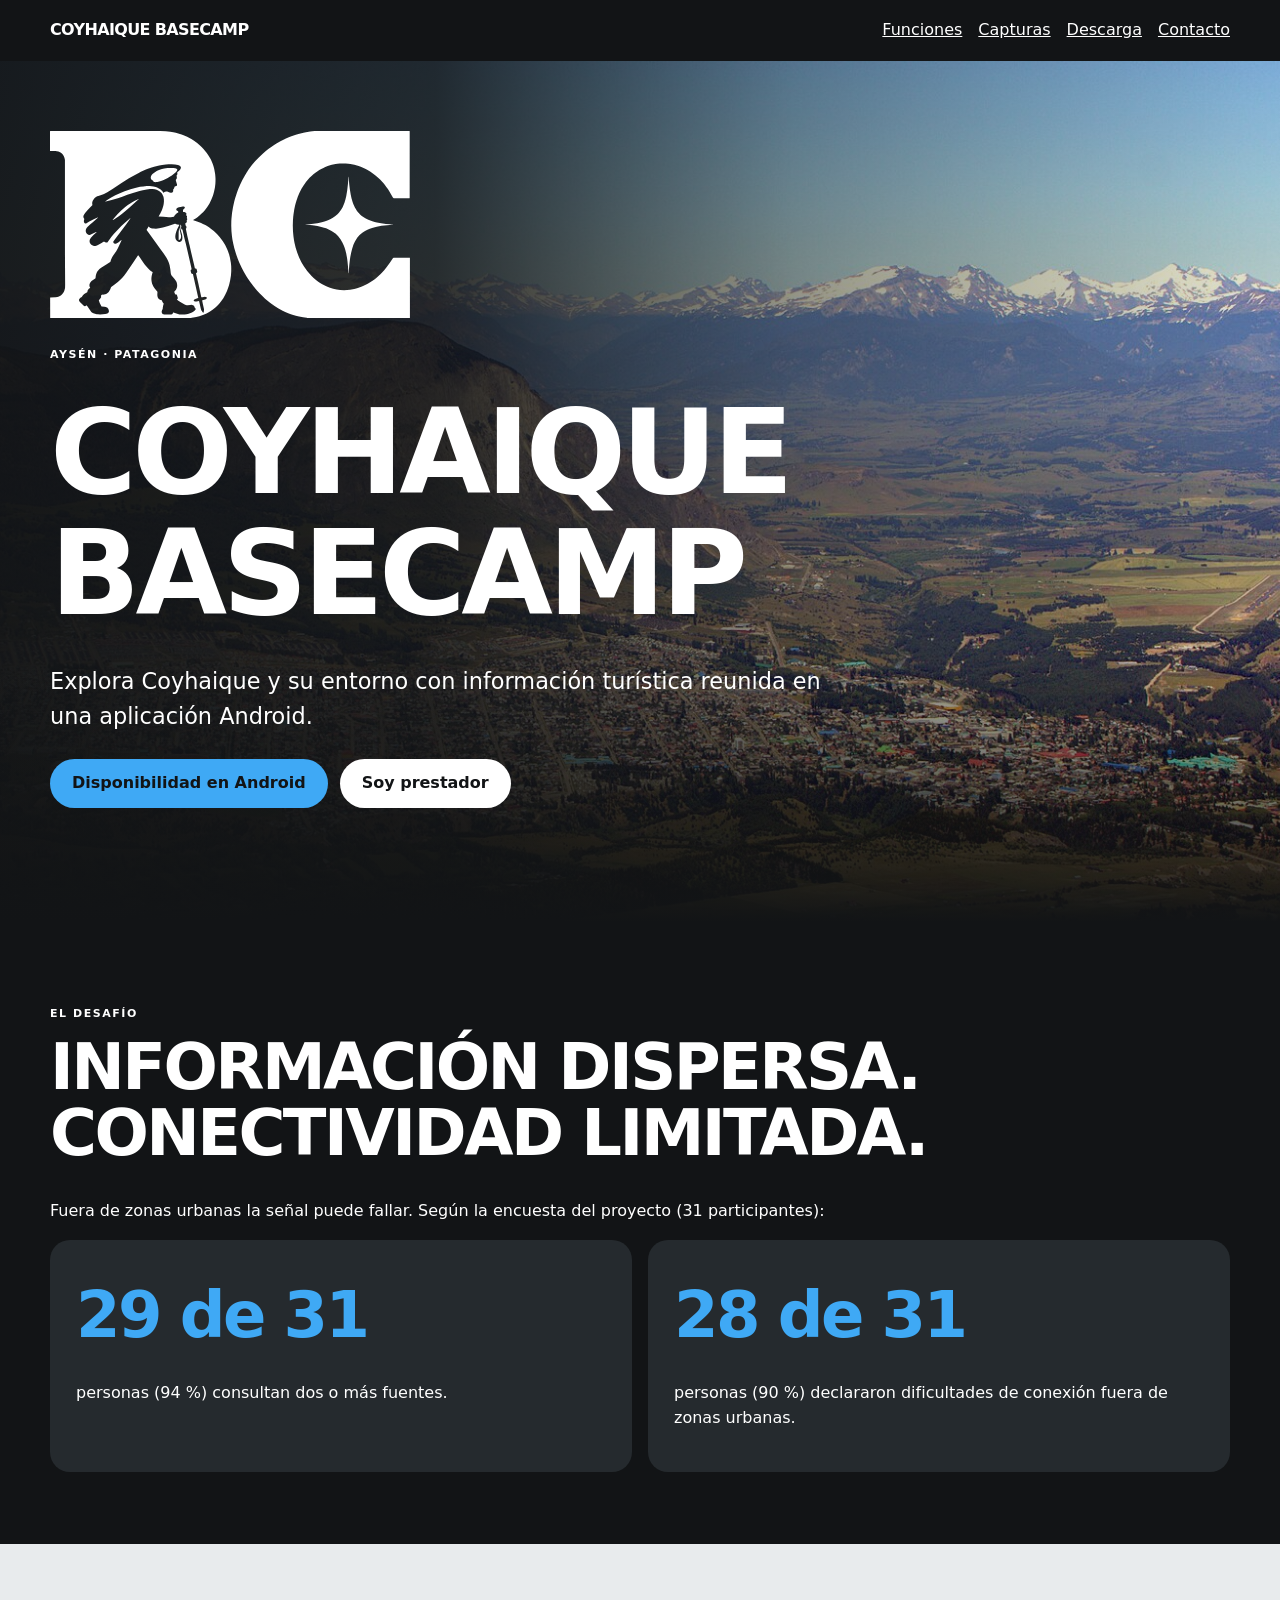
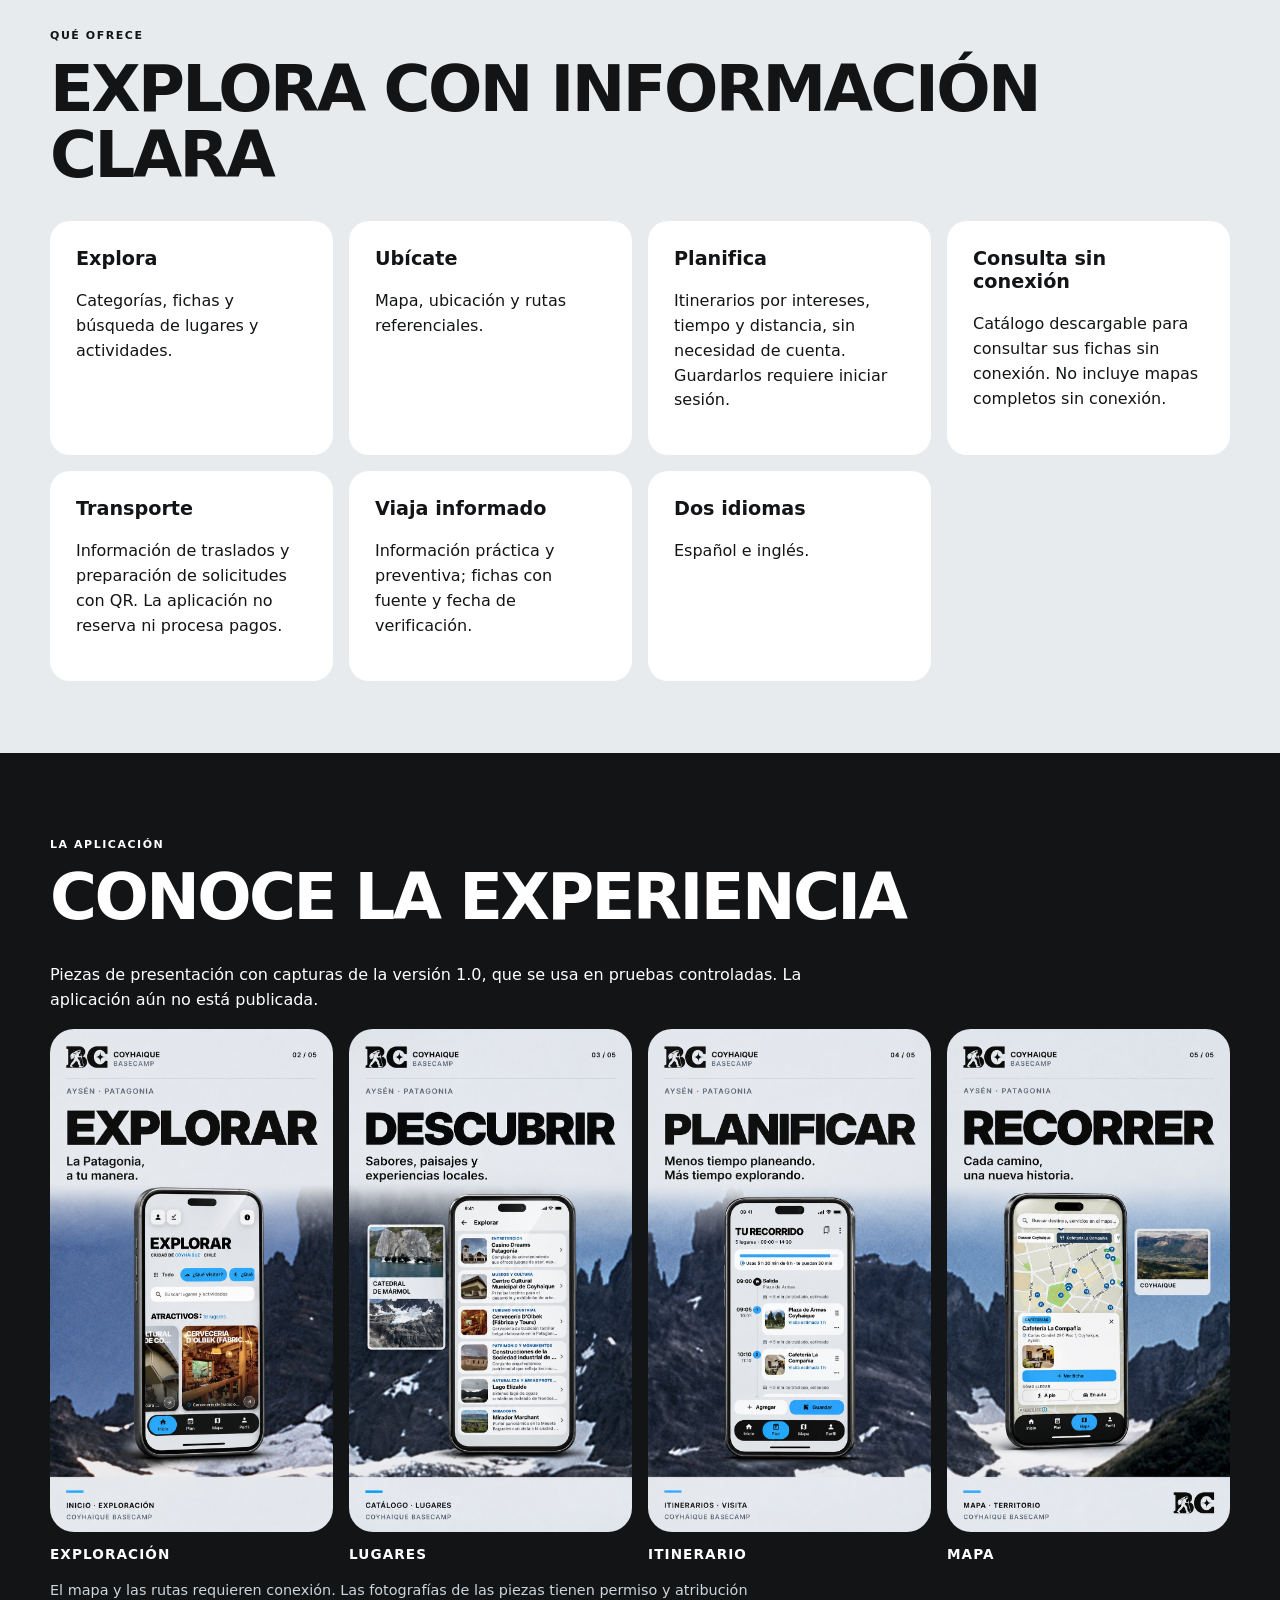
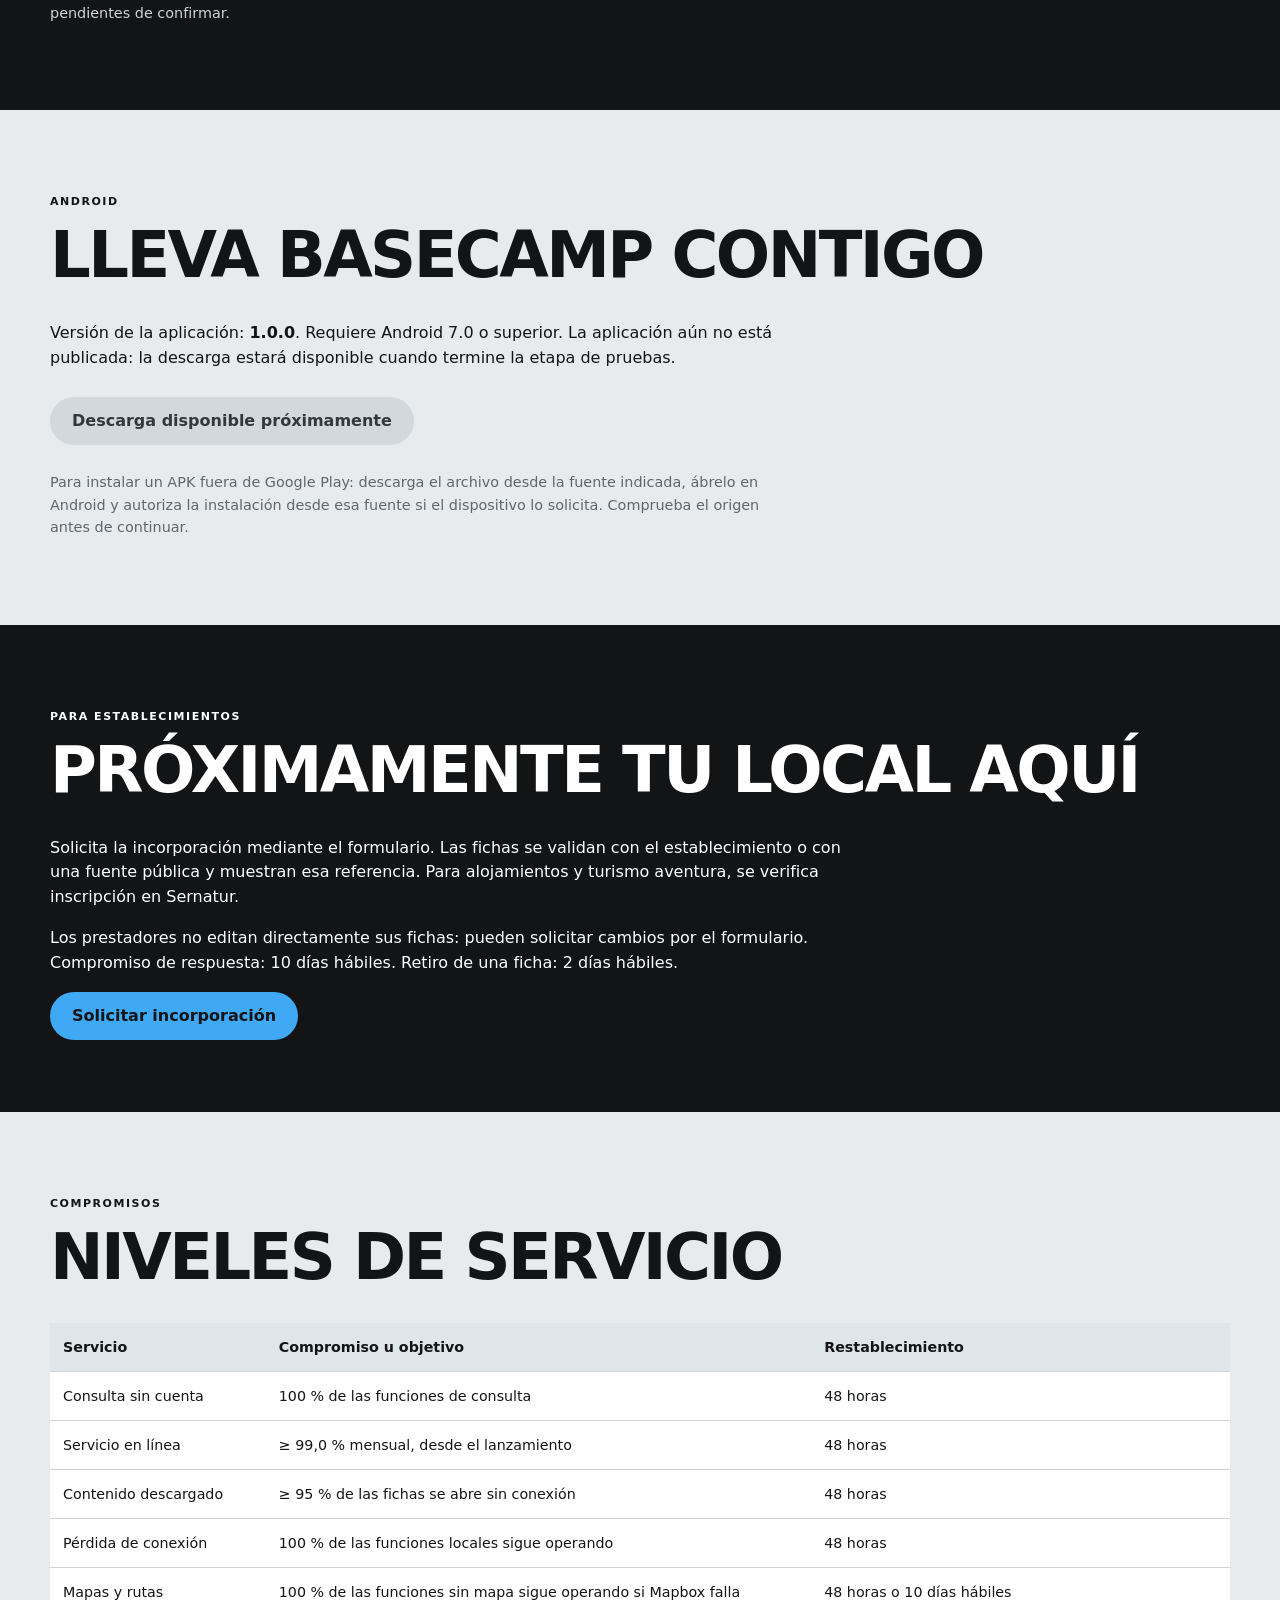
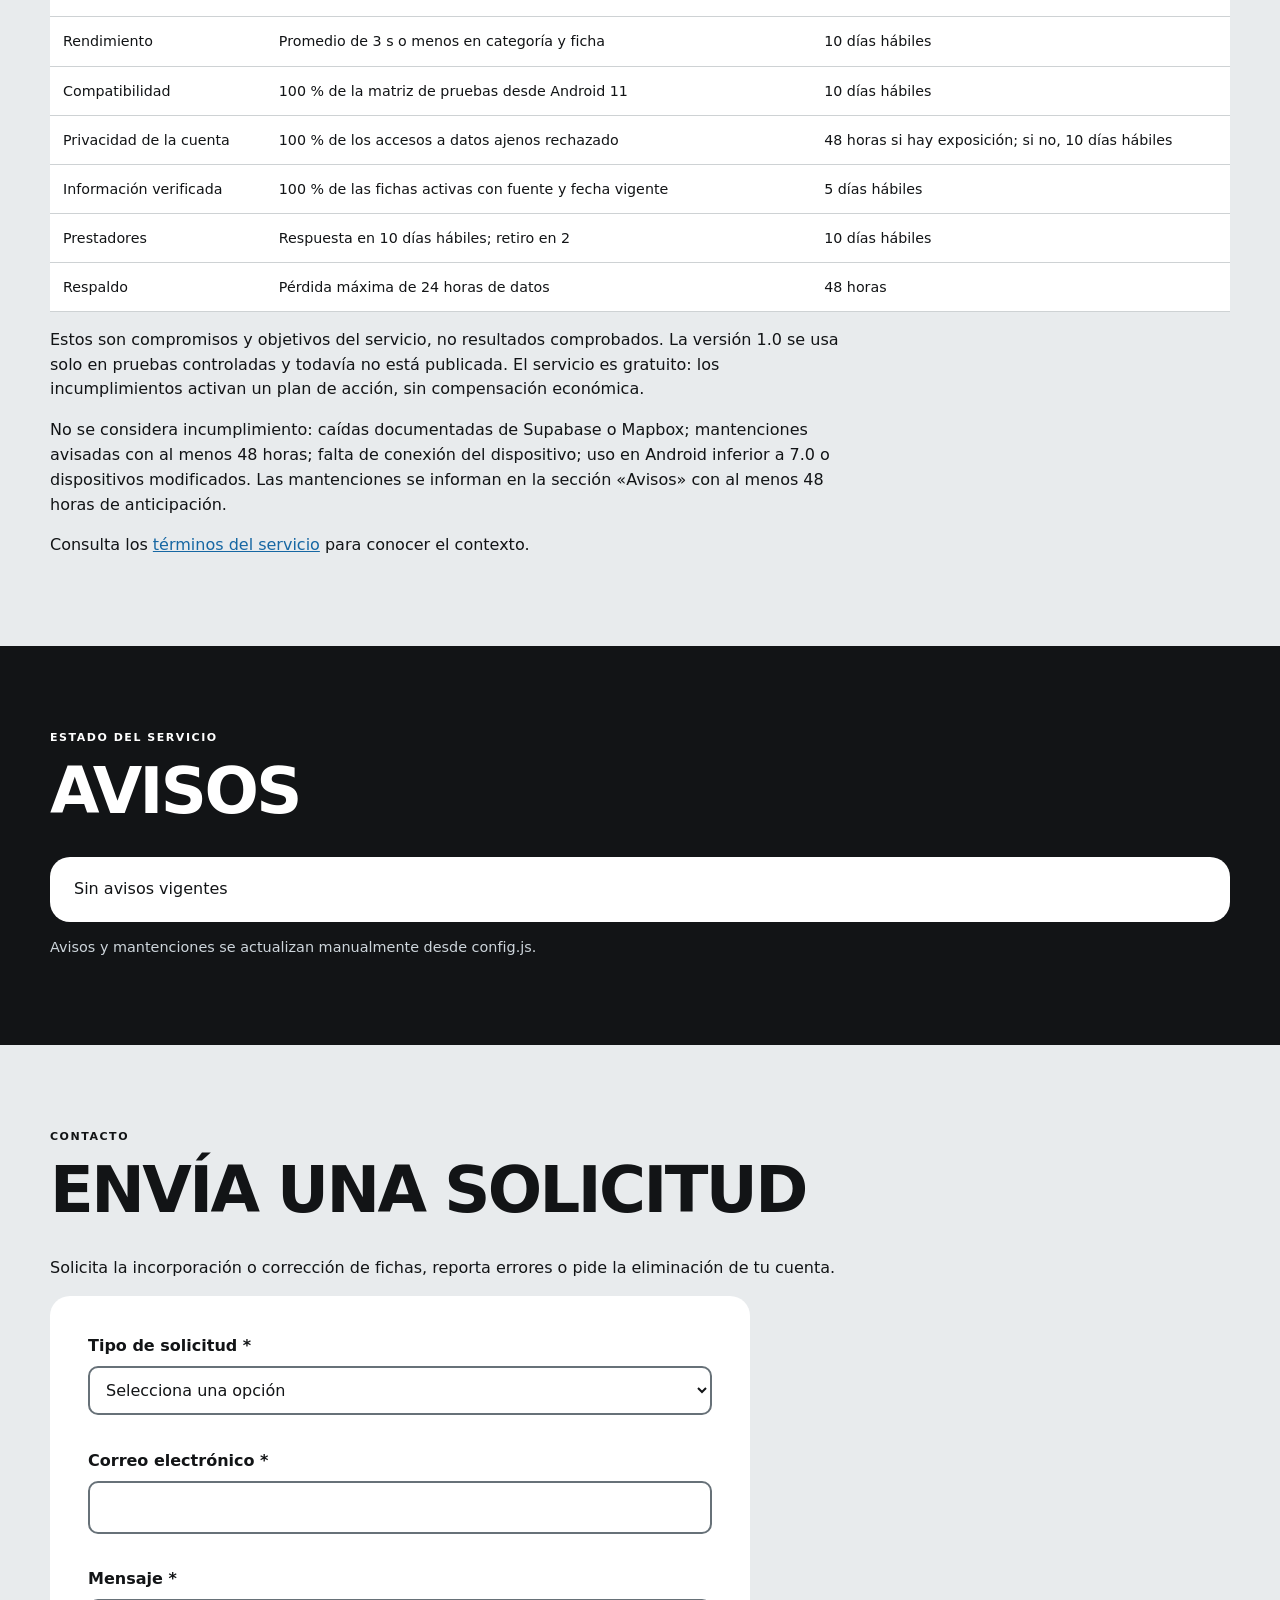
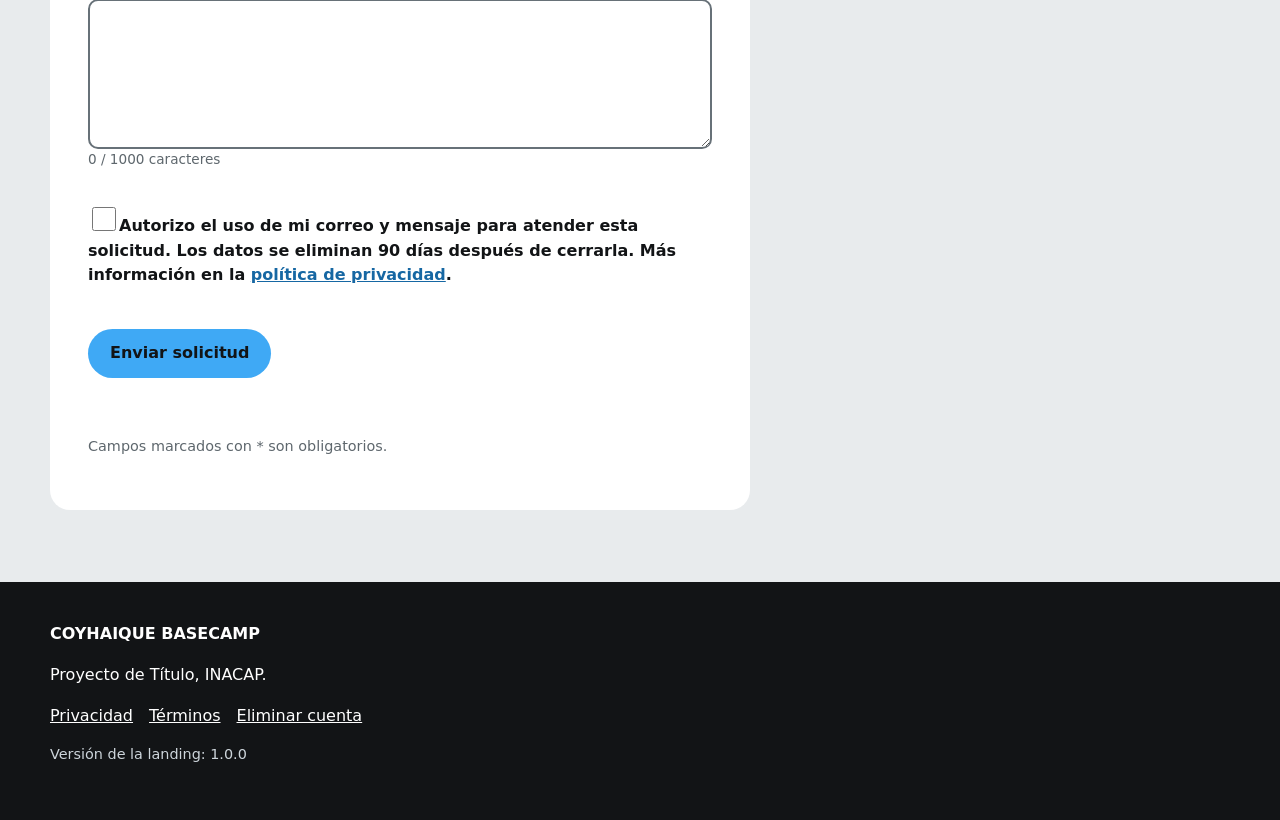
<file: index.html>
<!doctype html>
<html lang="es-CL">
  <head>
    <meta charset="utf-8" />
    <meta name="viewport" content="width=device-width,initial-scale=1" />
    <meta
      http-equiv="Content-Security-Policy"
      content="default-src 'self'; script-src 'self'; style-src 'self'; img-src 'self' data:; font-src 'self'; connect-src https://mijtzoqfuqqxymexewoh.supabase.co; object-src 'none'; base-uri 'self'; form-action 'self'; frame-ancestors 'none'"
    />
    <meta name="theme-color" content="#121416" />
    <meta
      name="description"
      content="Coyhaique BaseCamp: información turística de Coyhaique y su entorno, Región de Aysén."
    />
    <meta property="og:type" content="website" />
    <meta property="og:site_name" content="Coyhaique BaseCamp" />
    <meta property="og:title" content="Coyhaique BaseCamp" />
    <meta
      property="og:description"
      content="Información turística de Coyhaique y su entorno."
    />
    <meta property="og:url" content="" />
    <link rel="canonical" href="" />
    <link rel="icon" href="assets/img/favicon.svg" type="image/svg+xml" />
    <link rel="stylesheet" href="assets/css/styles.css" />
    <title>Coyhaique BaseCamp | Turismo en Aysén</title>
  </head>
  <body>
    <a class="skip" href="#contenido">Saltar al contenido</a>
    <header class="top">
      <div class="wrap nav">
        <a class="brand" href="index.html">COYHAIQUE BASECAMP</a>
        <nav class="nav-links" aria-label="Navegación principal">
          <a href="index.html#funciones">Funciones</a
          ><a href="index.html#capturas">Capturas</a
          ><a href="index.html#descarga">Descarga</a
          ><a href="index.html#solicitud">Contacto</a>
        </nav>
      </div>
    </header>
    <main id="contenido">
      <section class="hero">
        <div class="wrap">
          <img
            class="hero-logo"
            src="assets/img/logo-bc-blanco.svg"
            alt=""
            width="1457"
            height="758"
          />
          <p class="eyebrow">AYSÉN · PATAGONIA</p>
          <h1>COYHAIQUE BASECAMP</h1>
          <p class="lead">
            Explora Coyhaique y su entorno con información turística reunida en
            una aplicación Android.
          </p>
          <div class="actions">
            <a class="btn" href="#descarga">Disponibilidad en Android</a
            ><a class="btn light" href="#prestadores">Soy prestador</a>
          </div>
        </div>
      </section>
      <section class="section dark" aria-labelledby="problema">
        <div class="wrap">
          <p class="eyebrow">EL DESAFÍO</p>
          <h2 id="problema">INFORMACIÓN DISPERSA. CONECTIVIDAD LIMITADA.</h2>
          <p>
            Fuera de zonas urbanas la señal puede fallar. Según la encuesta del
            proyecto (31 participantes):
          </p>
          <div class="grid">
            <article class="card">
              <div class="metric">29 de 31</div>
              <p>personas (94 %) consultan dos o más fuentes.</p>
            </article>
            <article class="card">
              <div class="metric">28 de 31</div>
              <p>
                personas (90 %) declararon dificultades de conexión fuera de
                zonas urbanas.
              </p>
            </article>
          </div>
        </div>
      </section>
      <section id="funciones" class="section">
        <div class="wrap">
          <p class="eyebrow">QUÉ OFRECE</p>
          <h2>EXPLORA CON INFORMACIÓN CLARA</h2>
          <div class="grid">
            <article class="card">
              <h3>Explora</h3>
              <p>Categorías, fichas y búsqueda de lugares y actividades.</p>
            </article>
            <article class="card">
              <h3>Ubícate</h3>
              <p>Mapa, ubicación y rutas referenciales.</p>
            </article>
            <article class="card">
              <h3>Planifica</h3>
              <p>
                Itinerarios por intereses, tiempo y distancia, sin necesidad de
                cuenta. Guardarlos requiere iniciar sesión.
              </p>
            </article>
            <article class="card">
              <h3>Consulta sin conexión</h3>
              <p>
                Catálogo descargable para consultar sus fichas sin conexión. No
                incluye mapas completos sin conexión.
              </p>
            </article>
            <article class="card">
              <h3>Transporte</h3>
              <p>
                Información de traslados y preparación de solicitudes con QR. La
                aplicación no reserva ni procesa pagos.
              </p>
            </article>
            <article class="card">
              <h3>Viaja informado</h3>
              <p>
                Información práctica y preventiva; fichas con fuente y fecha de
                verificación.
              </p>
            </article>
            <article class="card">
              <h3>Dos idiomas</h3>
              <p>Español e inglés.</p>
            </article>
          </div>
        </div>
      </section>
      <section id="capturas" class="section dark">
        <div class="wrap">
          <p class="eyebrow">LA APLICACIÓN</p>
          <h2>CONOCE LA EXPERIENCIA</h2>
          <p>
            Piezas de presentación con capturas de la versión 1.0, que se usa en
            pruebas controladas. La aplicación aún no está publicada.
          </p>
          <div class="grid picture-grid">
            <figure>
              <img
                src="assets/img/campana_02_exploracion.jpg"
                alt="Pantalla de inicio de la aplicación con el título Explorar, categorías y tarjetas de lugares en Coyhaique."
                width="941"
                height="1672"
                loading="lazy"
              />
              <figcaption>Exploración</figcaption>
            </figure>
            <figure>
              <img
                src="assets/img/campana_03_descubrimiento.jpg"
                alt="Lista de lugares de la aplicación con categorías como entretenimiento, museos y turismo industrial."
                width="941"
                height="1672"
                loading="lazy"
              />
              <figcaption>Lugares</figcaption>
            </figure>
            <figure>
              <img
                src="assets/img/campana_04_planificacion.jpg"
                alt="Itinerario de la aplicación con horarios, lugares seleccionados y tiempos de traslado estimados."
                width="941"
                height="1672"
                loading="lazy"
              />
              <figcaption>Itinerario</figcaption>
            </figure>
            <figure>
              <img
                src="assets/img/campana_05_navegacion.jpg"
                alt="Mapa de la aplicación con la ficha de Cafetería La Compañía y las opciones a pie o en auto."
                width="941"
                height="1672"
                loading="lazy"
              />
              <figcaption>Mapa</figcaption>
            </figure>
          </div>
          <p class="small">
            El mapa y las rutas requieren conexión. Las fotografías de las piezas
            tienen permiso y atribución pendientes de confirmar.
          </p>
        </div>
      </section>
      <section id="descarga" class="section">
        <div class="wrap">
          <p class="eyebrow">ANDROID</p>
          <h2>LLEVA BASECAMP CONTIGO</h2>
          <p>
            Versión de la aplicación: <strong id="apk-version">1.0.0</strong>.
            Requiere Android 7.0 o superior. La aplicación aún no está
            publicada: la descarga estará disponible cuando termine la etapa
            de pruebas.
          </p>
          <div class="actions">
            <a class="btn" id="apk-link" aria-disabled="true"
              >Descarga disponible próximamente</a
            >
          </div>
          <div id="qr-section" hidden>
            <div id="qr-code" class="qr"></div>
            <p>
              Escanea este código QR para abrir el mismo enlace de descarga.
            </p>
          </div>
          <p class="small">
            Para instalar un APK fuera de Google Play: descarga el archivo desde
            la fuente indicada, ábrelo en Android y autoriza la instalación
            desde esa fuente si el dispositivo lo solicita. Comprueba el origen
            antes de continuar.
          </p>
        </div>
      </section>
      <section id="prestadores" class="section dark">
        <div class="wrap">
          <p class="eyebrow">PARA ESTABLECIMIENTOS</p>
          <h2>PRÓXIMAMENTE TU LOCAL AQUÍ</h2>
          <p>
            Solicita la incorporación mediante el formulario. Las fichas se
            validan con el establecimiento o con una fuente pública y muestran
            esa referencia. Para alojamientos y turismo aventura, se verifica
            inscripción en Sernatur.
          </p>
          <p>
            Los prestadores no editan directamente sus fichas: pueden solicitar
            cambios por el formulario. Compromiso de respuesta: 10 días hábiles.
            Retiro de una ficha: 2 días hábiles.
          </p>
          <a
            class="btn"
            href="index.html?tipo=incorporacion_prestador#solicitud"
            >Solicitar incorporación</a
          >
        </div>
      </section>
      <section id="niveles" class="section">
        <div class="wrap">
          <p class="eyebrow">COMPROMISOS</p>
          <h2>NIVELES DE SERVICIO</h2>
          <div class="table-scroll">
            <table class="levels">
              <thead>
                <tr>
                  <th>Servicio</th>
                  <th>Compromiso u objetivo</th>
                  <th>Restablecimiento</th>
                </tr>
              </thead>
              <tbody>
                <tr>
                  <td>Consulta sin cuenta</td>
                  <td>100 % de las funciones de consulta</td>
                  <td>48 horas</td>
                </tr>
                <tr>
                  <td>Servicio en línea</td>
                  <td>≥ 99,0 % mensual, desde el lanzamiento</td>
                  <td>48 horas</td>
                </tr>
                <tr>
                  <td>Contenido descargado</td>
                  <td>≥ 95 % de las fichas se abre sin conexión</td>
                  <td>48 horas</td>
                </tr>
                <tr>
                  <td>Pérdida de conexión</td>
                  <td>100 % de las funciones locales sigue operando</td>
                  <td>48 horas</td>
                </tr>
                <tr>
                  <td>Mapas y rutas</td>
                  <td>
                    100 % de las funciones sin mapa sigue operando si Mapbox
                    falla
                  </td>
                  <td>48 horas o 10 días hábiles</td>
                </tr>
                <tr>
                  <td>Rendimiento</td>
                  <td>Promedio de 3 s o menos en categoría y ficha</td>
                  <td>10 días hábiles</td>
                </tr>
                <tr>
                  <td>Compatibilidad</td>
                  <td>100 % de la matriz de pruebas desde Android 11</td>
                  <td>10 días hábiles</td>
                </tr>
                <tr>
                  <td>Privacidad de la cuenta</td>
                  <td>100 % de los accesos a datos ajenos rechazado</td>
                  <td>48 horas si hay exposición; si no, 10 días hábiles</td>
                </tr>
                <tr>
                  <td>Información verificada</td>
                  <td>
                    100 % de las fichas activas con fuente y fecha vigente
                  </td>
                  <td>5 días hábiles</td>
                </tr>
                <tr>
                  <td>Prestadores</td>
                  <td>Respuesta en 10 días hábiles; retiro en 2</td>
                  <td>10 días hábiles</td>
                </tr>
                <tr>
                  <td>Respaldo</td>
                  <td>Pérdida máxima de 24 horas de datos</td>
                  <td>48 horas</td>
                </tr>
              </tbody>
            </table>
          </div>
          <p>
            Estos son compromisos y objetivos del servicio, no resultados
            comprobados. La versión 1.0 se usa solo en pruebas controladas y
            todavía no está publicada. El servicio es gratuito: los
            incumplimientos activan un plan de acción, sin compensación
            económica.
          </p>
          <p>
            No se considera incumplimiento: caídas documentadas de Supabase o
            Mapbox; mantenciones avisadas con al menos 48 horas; falta de
            conexión del dispositivo; uso en Android inferior a 7.0 o
            dispositivos modificados. Las mantenciones se informan en la
            sección «Avisos» con al menos 48 horas de anticipación.
          </p>
          <p>
            Consulta los <a href="terminos.html">términos del servicio</a> para
            conocer el contexto.
          </p>
        </div>
      </section>
      <section id="avisos" class="section dark">
        <div class="wrap">
          <p class="eyebrow">ESTADO DEL SERVICIO</p>
          <h2>AVISOS</h2>
          <div class="notice" id="service-notice">Sin avisos vigentes</div>
          <p class="small">
            Avisos y mantenciones se actualizan manualmente desde config.js.
          </p>
        </div>
      </section>
      <section class="section" id="solicitud">
        <div class="wrap">
          <p class="eyebrow">CONTACTO</p>
          <h2>ENVÍA UNA SOLICITUD</h2>
          <p>
            Solicita la incorporación o corrección de fichas, reporta errores o
            pide la eliminación de tu cuenta.
          </p>
          <form id="request-form" class="form" novalidate>
            <div class="field">
              <label for="request-type">Tipo de solicitud *</label
              ><select
                id="request-type"
                name="request_type"
                required
                aria-describedby="type-error"
              >
                <option value="">Selecciona una opción</option>
                <option value="incorporacion_prestador">
                  Incorporar mi establecimiento
                </option>
                <option value="correccion">Corregir una ficha</option>
                <option value="retiro_ficha">Retirar una ficha</option>
                <option value="reporte_error">Reportar un error</option>
                <option value="eliminacion_cuenta">Eliminar mi cuenta</option>
                <option value="otro">Otro</option>
              </select>
              <div id="type-error" class="error"></div>
            </div>
            <div id="place-field" class="field" hidden>
              <label for="place-id">Ficha (opcional)</label
              ><select id="place-id" name="place_id">
                <option value="">Sin ficha específica</option>
              </select>
            </div>
            <div class="field">
              <label for="email">Correo electrónico *</label
              ><input
                type="email"
                id="email"
                name="email"
                maxlength="254"
                minlength="6"
                required
                autocomplete="email"
                aria-describedby="email-error"
              />
              <div id="email-error" class="error"></div>
            </div>
            <div class="field">
              <label for="message">Mensaje *</label
              ><textarea
                id="message"
                name="message"
                required
                aria-describedby="message-count message-error"
              ></textarea>
              <div class="hint" id="message-count" aria-live="polite">
                0 / 1000 caracteres
              </div>
              <div id="message-error" class="error"></div>
            </div>
            <div class="hp" aria-hidden="true">
              <label for="website">Deja este campo vacío</label
              ><input
                id="website"
                name="website"
                autocomplete="off"
                tabindex="-1"
              />
            </div>
            <div class="field">
              <label class="check" for="consent"
                ><input
                  type="checkbox"
                  name="consent"
                  id="consent"
                  aria-describedby="consent-error"
                /><span
                  >Autorizo el uso de mi correo y mensaje para atender esta
                  solicitud. Los datos se eliminan 90 días después de cerrarla.
                  Más información en la
                  <a href="privacidad.html">política de privacidad</a>.</span
                ></label
              >
              <div id="consent-error" class="error"></div>
            </div>
            <button type="submit" class="btn" id="submit-request">
              Enviar solicitud
            </button>
            <p
              id="form-status"
              class="status"
              role="status"
              aria-live="polite"
            ></p>
            <p class="small">Campos marcados con * son obligatorios.</p>
            <p id="support-line" class="small" hidden>
              Correo alternativo: <a id="support-email" href="#" hidden></a>
            </p>
          </form>
        </div>
      </section>
    </main>
    <footer class="footer">
      <div class="wrap">
        <strong>COYHAIQUE BASECAMP</strong>
        <p>Proyecto de Título, INACAP.</p>
        <div class="footlinks">
          <a href="privacidad.html">Privacidad</a
          ><a href="terminos.html">Términos</a
          ><a href="eliminar-cuenta.html">Eliminar cuenta</a>
        </div>
        <p class="small">
          Versión de la landing: <span id="landing-version">1.0.0</span>
        </p>
      </div>
    </footer>
    <script src="config.js" defer></script>
    <script src="assets/js/app.js" defer></script>
    <script src="assets/js/qr.js" defer></script>
    <script src="assets/js/form.js" defer></script>
  </body>
</html>
</file>
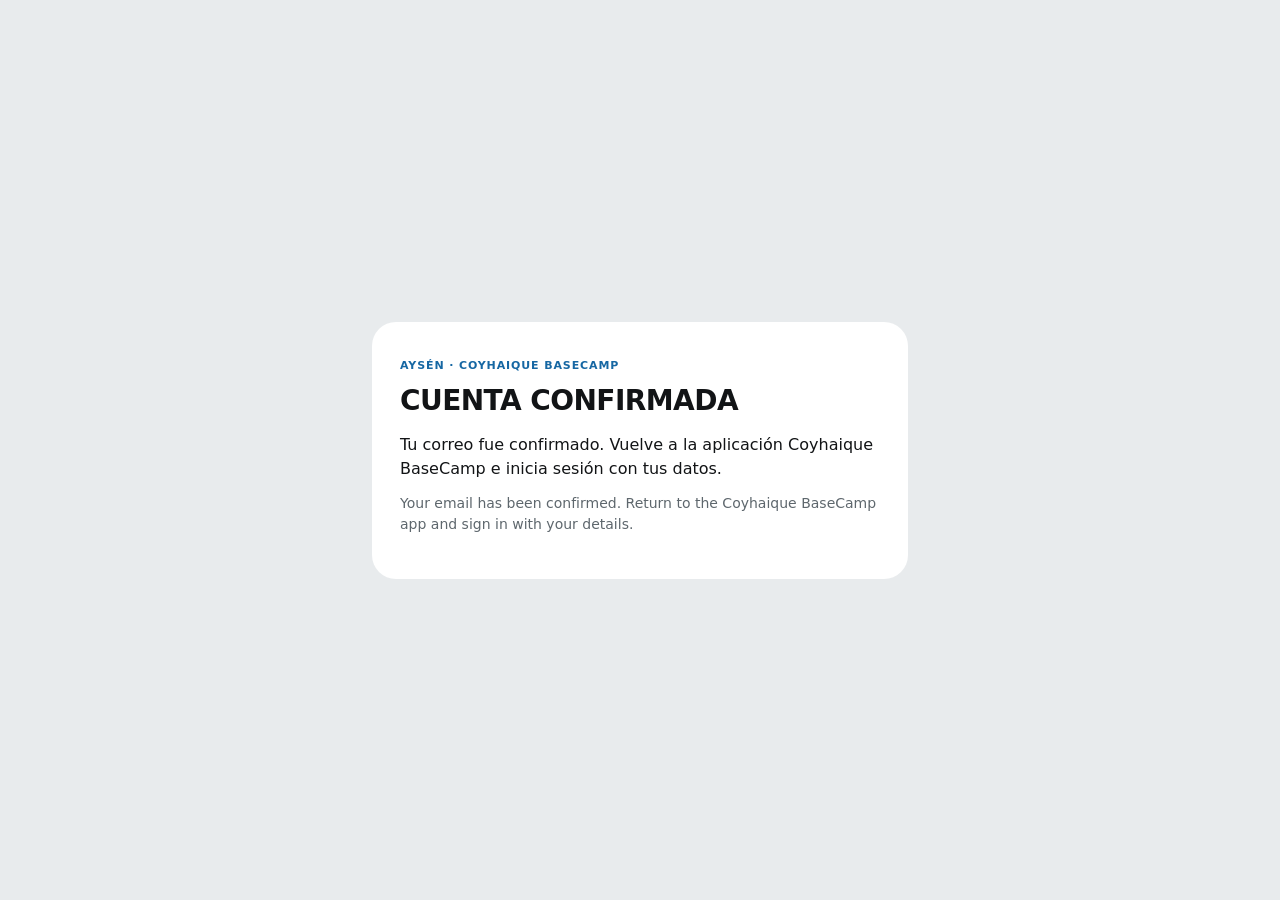
<file: confirmed.html>
<!DOCTYPE html>
<html lang="es">
<head>
  <meta charset="UTF-8">
  <meta name="viewport" content="width=device-width, initial-scale=1.0">
  <title>Coyhaique BaseCamp · Confirmación de cuenta</title>
  <style>
    body {
      margin: 0;
      min-height: 100vh;
      display: flex;
      align-items: center;
      justify-content: center;
      background: #E8EBED;
      color: #121416;
      font-family: system-ui, -apple-system, "Segoe UI", Roboto, sans-serif;
    }
    main {
      max-width: 480px;
      margin: 24px;
      padding: 32px 28px;
      background: #FFFFFF;
      border-radius: 24px;
    }
    h1 {
      margin: 0 0 16px;
      font-size: 28px;
      font-weight: 900;
      letter-spacing: -0.02em;
      text-transform: uppercase;
    }
    p { margin: 0 0 12px; line-height: 1.5; }
    .lang { color: #5E676D; font-size: 14px; }
    .tag {
      display: inline-block;
      margin-bottom: 12px;
      font-size: 11px;
      font-weight: 800;
      letter-spacing: 0.08em;
      color: #1667A3;
    }
  </style>
</head>
<body>
  <main>
    <div class="tag">AYSÉN · COYHAIQUE BASECAMP</div>

    <section id="ok">
      <h1>Cuenta confirmada</h1>
      <p>Tu correo fue confirmado. Vuelve a la aplicación Coyhaique BaseCamp e inicia sesión con tus datos.</p>
      <p class="lang">Your email has been confirmed. Return to the Coyhaique BaseCamp app and sign in with your details.</p>
    </section>

    <section id="expired" hidden>
      <h1>Enlace vencido</h1>
      <p>Este enlace ya no es válido. Vuelve a la aplicación e intenta registrarte de nuevo o pide un nuevo correo de confirmación.</p>
      <p class="lang">This link is no longer valid. Return to the app and sign up again or request a new confirmation email.</p>
    </section>
  </main>

  <script>
    // Supabase devuelve errores en el fragmento de la URL (por ejemplo error_code=otp_expired).
    const params = new URLSearchParams(window.location.hash.replace(/^#/, ''));
    if (params.get('error') || params.get('error_code')) {
      document.getElementById('ok').hidden = true;
      document.getElementById('expired').hidden = false;
    }
  </script>
</body>
</html>
</file>
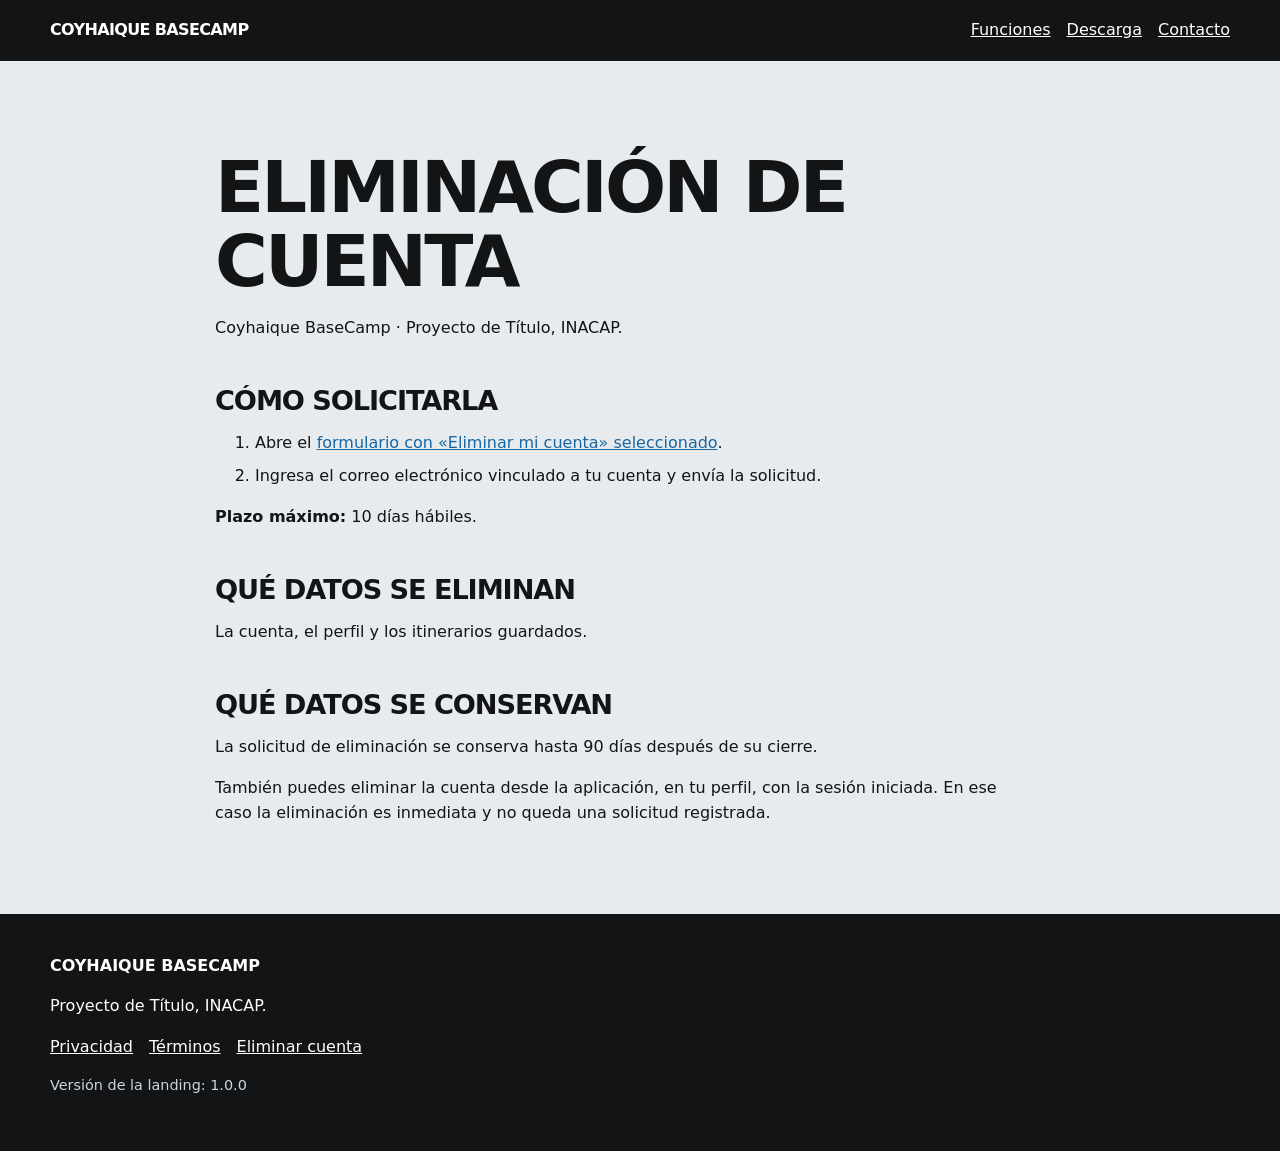
<file: eliminar-cuenta.html>
<!doctype html>
<html lang="es-CL">
  <head>
    <meta charset="utf-8" />
    <meta name="viewport" content="width=device-width,initial-scale=1" />
    <meta
      http-equiv="Content-Security-Policy"
      content="default-src 'self'; script-src 'self'; style-src 'self'; img-src 'self' data:; font-src 'self'; connect-src https://mijtzoqfuqqxymexewoh.supabase.co; object-src 'none'; base-uri 'self'; form-action 'self'; frame-ancestors 'none'"
    />
    <meta name="theme-color" content="#121416" />
    <meta
      name="description"
      content="Coyhaique BaseCamp: información turística de Coyhaique y su entorno, Región de Aysén."
    />
    <meta property="og:type" content="website" />
    <meta property="og:site_name" content="Coyhaique BaseCamp" />
    <meta property="og:title" content="Coyhaique BaseCamp" />
    <meta
      property="og:description"
      content="Información turística de Coyhaique y su entorno."
    />
    <meta property="og:url" content="" />
    <link rel="canonical" href="" />
    <link rel="icon" href="assets/img/favicon.svg" type="image/svg+xml" />
    <link rel="stylesheet" href="assets/css/styles.css" />
    <title>Eliminar cuenta | Coyhaique BaseCamp</title>
  </head>
  <body>
    <a class="skip" href="#contenido">Saltar al contenido</a>
    <header class="top">
      <div class="wrap nav">
        <a class="brand" href="index.html">COYHAIQUE BASECAMP</a>
        <nav class="nav-links" aria-label="Navegación principal">
          <a href="index.html#funciones">Funciones</a
          ><a href="index.html#descarga">Descarga</a
          ><a href="index.html#solicitud">Contacto</a>
        </nav>
      </div>
    </header>
    <main id="contenido">
      <section class="section">
        <div class="wrap legal">
          <h1>ELIMINACIÓN DE CUENTA</h1>
          <p>Coyhaique BaseCamp · Proyecto de Título, INACAP.</p>
          <h2>CÓMO SOLICITARLA</h2>
          <ol>
            <li>
              Abre el
              <a href="index.html?tipo=eliminacion_cuenta#solicitud"
                >formulario con «Eliminar mi cuenta» seleccionado</a
              >.
            </li>
            <li>
              Ingresa el correo electrónico vinculado a tu cuenta y envía la
              solicitud.
            </li>
          </ol>
          <p><strong>Plazo máximo:</strong> 10 días hábiles.</p>
          <h2>QUÉ DATOS SE ELIMINAN</h2>
          <p>La cuenta, el perfil y los itinerarios guardados.</p>
          <h2>QUÉ DATOS SE CONSERVAN</h2>
          <p>
            La solicitud de eliminación se conserva hasta 90 días después de su
            cierre.
          </p>
          <p>
            También puedes eliminar la cuenta desde la aplicación, en tu
            perfil, con la sesión iniciada. En ese caso la eliminación es
            inmediata y no queda una solicitud registrada.
          </p>
        </div>
      </section>
    </main>
    <footer class="footer">
      <div class="wrap">
        <strong>COYHAIQUE BASECAMP</strong>
        <p>Proyecto de Título, INACAP.</p>
        <div class="footlinks">
          <a href="privacidad.html">Privacidad</a
          ><a href="terminos.html">Términos</a
          ><a href="eliminar-cuenta.html">Eliminar cuenta</a>
        </div>
        <p class="small">
          Versión de la landing: <span id="landing-version">1.0.0</span>
        </p>
      </div>
    </footer>
    <script src="config.js" defer></script>
    <script src="assets/js/app.js" defer></script>
  </body>
</html>
</file>
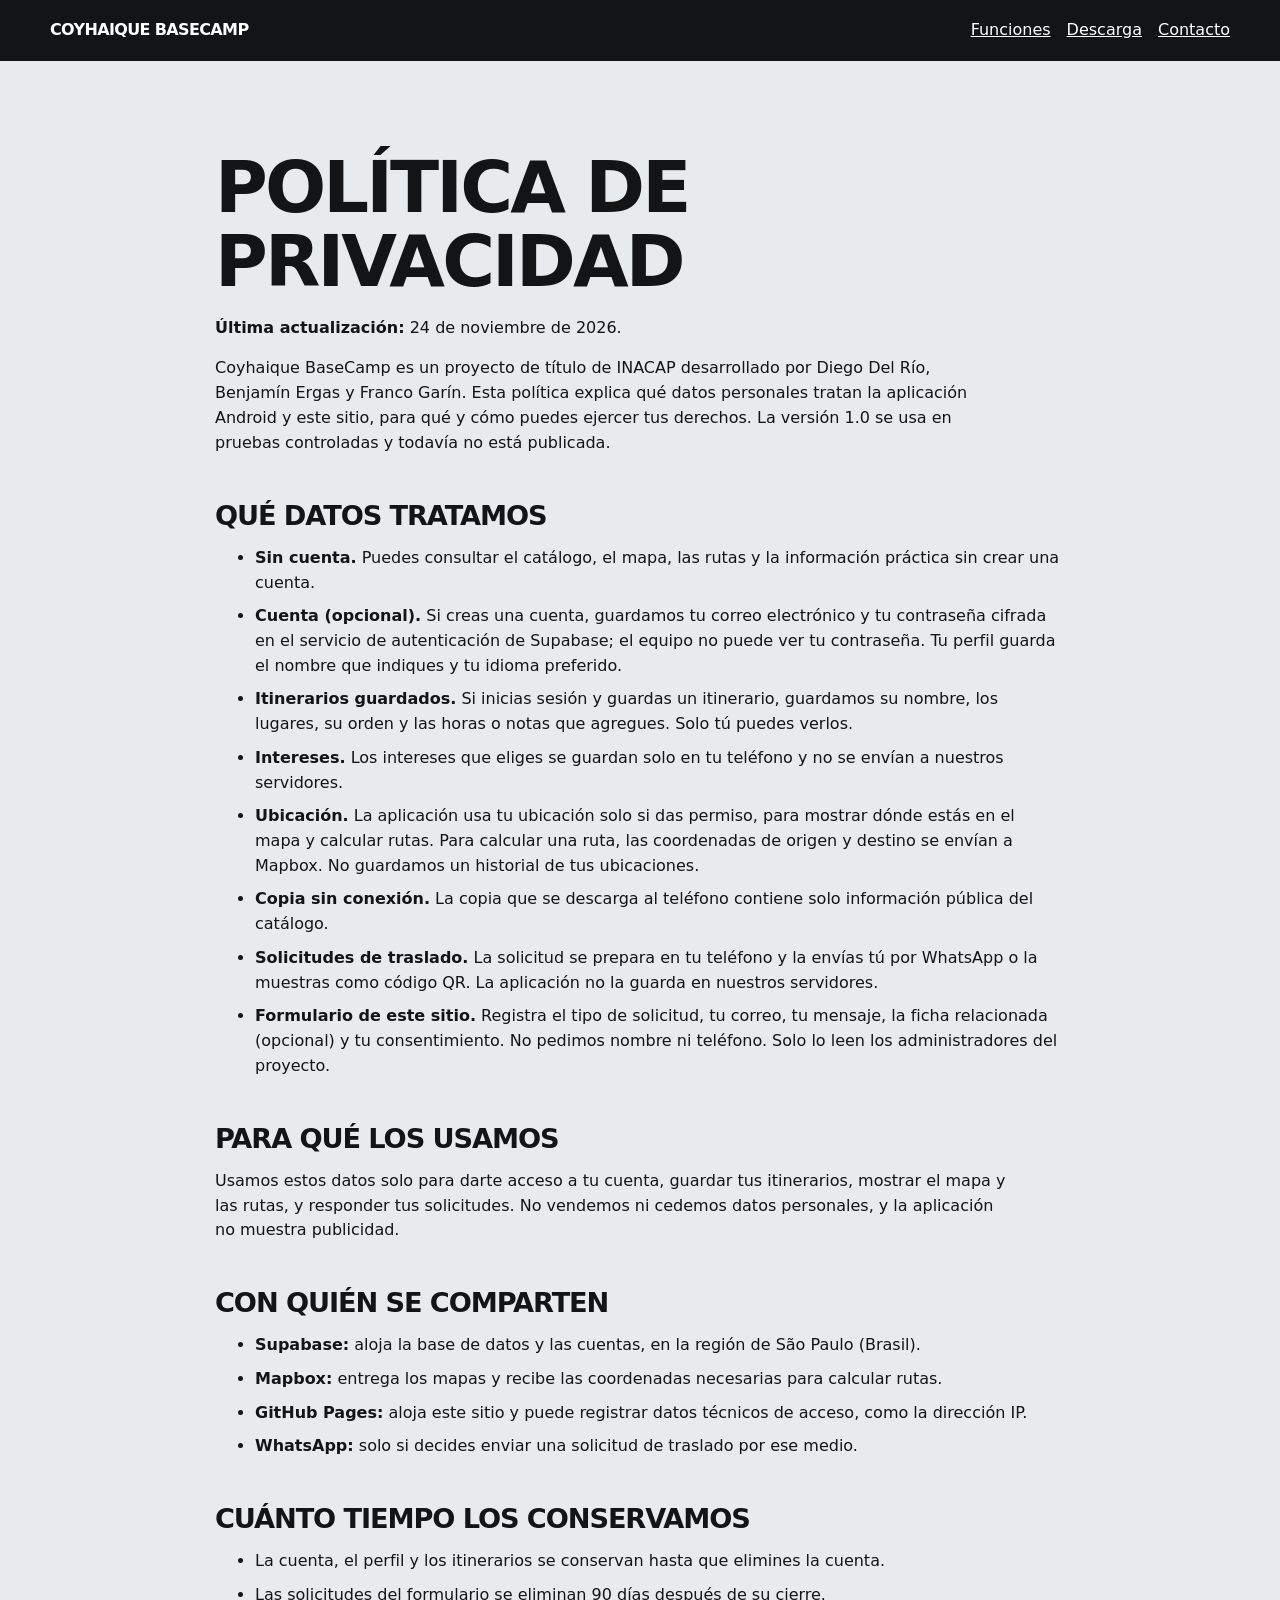
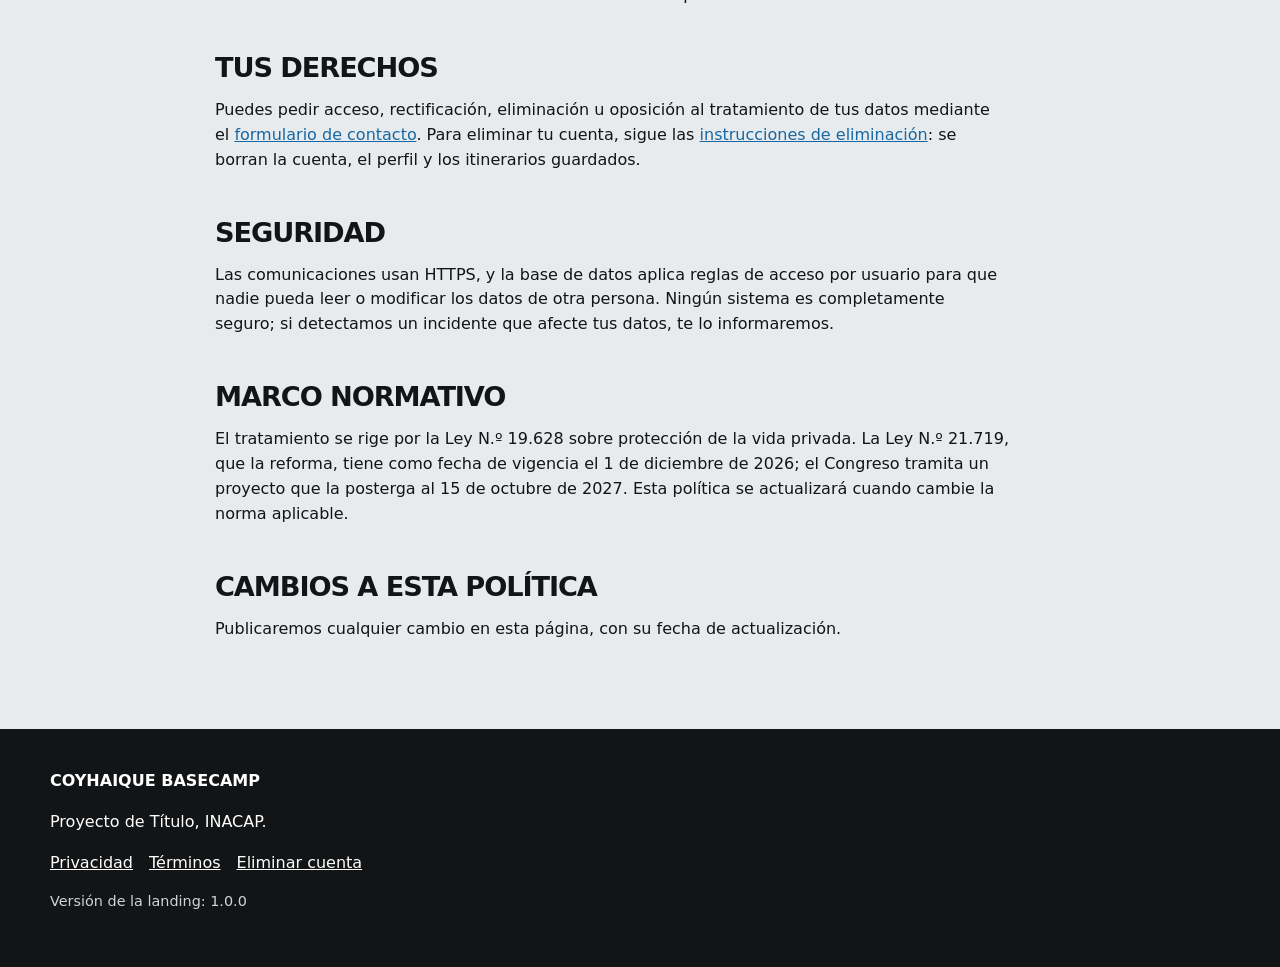
<file: privacidad.html>
<!doctype html>
<html lang="es-CL">
  <head>
    <meta charset="utf-8" />
    <meta name="viewport" content="width=device-width,initial-scale=1" />
    <meta
      http-equiv="Content-Security-Policy"
      content="default-src 'self'; script-src 'self'; style-src 'self'; img-src 'self' data:; font-src 'self'; connect-src https://mijtzoqfuqqxymexewoh.supabase.co; object-src 'none'; base-uri 'self'; form-action 'self'; frame-ancestors 'none'"
    />
    <meta name="theme-color" content="#121416" />
    <meta
      name="description"
      content="Coyhaique BaseCamp: información turística de Coyhaique y su entorno, Región de Aysén."
    />
    <meta property="og:type" content="website" />
    <meta property="og:site_name" content="Coyhaique BaseCamp" />
    <meta property="og:title" content="Coyhaique BaseCamp" />
    <meta
      property="og:description"
      content="Información turística de Coyhaique y su entorno."
    />
    <meta property="og:url" content="" />
    <link rel="canonical" href="" />
    <link rel="icon" href="assets/img/favicon.svg" type="image/svg+xml" />
    <link rel="stylesheet" href="assets/css/styles.css" />
    <title>Privacidad | Coyhaique BaseCamp</title>
  </head>
  <body>
    <a class="skip" href="#contenido">Saltar al contenido</a>
    <header class="top">
      <div class="wrap nav">
        <a class="brand" href="index.html">COYHAIQUE BASECAMP</a>
        <nav class="nav-links" aria-label="Navegación principal">
          <a href="index.html#funciones">Funciones</a
          ><a href="index.html#descarga">Descarga</a
          ><a href="index.html#solicitud">Contacto</a>
        </nav>
      </div>
    </header>
    <main id="contenido">
      <section class="section">
        <div class="wrap legal">
          <h1>POLÍTICA DE PRIVACIDAD</h1>
          <p><strong>Última actualización:</strong> 24 de noviembre de 2026.</p>
          <p>
            Coyhaique BaseCamp es un proyecto de título de INACAP desarrollado
            por Diego Del Río, Benjamín Ergas y Franco Garín. Esta política
            explica qué datos personales tratan la aplicación Android y este
            sitio, para qué y cómo puedes ejercer tus derechos. La versión 1.0
            se usa en pruebas controladas y todavía no está publicada.
          </p>
          <h2>QUÉ DATOS TRATAMOS</h2>
          <ul>
            <li>
              <strong>Sin cuenta.</strong> Puedes consultar el catálogo, el
              mapa, las rutas y la información práctica sin crear una cuenta.
            </li>
            <li>
              <strong>Cuenta (opcional).</strong> Si creas una cuenta, guardamos
              tu correo electrónico y tu contraseña cifrada en el servicio de
              autenticación de Supabase; el equipo no puede ver tu contraseña.
              Tu perfil guarda el nombre que indiques y tu idioma preferido.
            </li>
            <li>
              <strong>Itinerarios guardados.</strong> Si inicias sesión y
              guardas un itinerario, guardamos su nombre, los lugares, su orden
              y las horas o notas que agregues. Solo tú puedes verlos.
            </li>
            <li>
              <strong>Intereses.</strong> Los intereses que eliges se guardan
              solo en tu teléfono y no se envían a nuestros servidores.
            </li>
            <li>
              <strong>Ubicación.</strong> La aplicación usa tu ubicación solo si
              das permiso, para mostrar dónde estás en el mapa y calcular rutas.
              Para calcular una ruta, las coordenadas de origen y destino se
              envían a Mapbox. No guardamos un historial de tus ubicaciones.
            </li>
            <li>
              <strong>Copia sin conexión.</strong> La copia que se descarga al
              teléfono contiene solo información pública del catálogo.
            </li>
            <li>
              <strong>Solicitudes de traslado.</strong> La solicitud se prepara
              en tu teléfono y la envías tú por WhatsApp o la muestras como
              código QR. La aplicación no la guarda en nuestros servidores.
            </li>
            <li>
              <strong>Formulario de este sitio.</strong> Registra el tipo de
              solicitud, tu correo, tu mensaje, la ficha relacionada (opcional)
              y tu consentimiento. No pedimos nombre ni teléfono. Solo lo leen
              los administradores del proyecto.
            </li>
          </ul>
          <h2>PARA QUÉ LOS USAMOS</h2>
          <p>
            Usamos estos datos solo para darte acceso a tu cuenta, guardar tus
            itinerarios, mostrar el mapa y las rutas, y responder tus
            solicitudes. No vendemos ni cedemos datos personales, y la
            aplicación no muestra publicidad.
          </p>
          <h2>CON QUIÉN SE COMPARTEN</h2>
          <ul>
            <li>
              <strong>Supabase:</strong> aloja la base de datos y las cuentas,
              en la región de São Paulo (Brasil).
            </li>
            <li>
              <strong>Mapbox:</strong> entrega los mapas y recibe las
              coordenadas necesarias para calcular rutas.
            </li>
            <li>
              <strong>GitHub Pages:</strong> aloja este sitio y puede registrar
              datos técnicos de acceso, como la dirección IP.
            </li>
            <li>
              <strong>WhatsApp:</strong> solo si decides enviar una solicitud de
              traslado por ese medio.
            </li>
          </ul>
          <h2>CUÁNTO TIEMPO LOS CONSERVAMOS</h2>
          <ul>
            <li>
              La cuenta, el perfil y los itinerarios se conservan hasta que
              elimines la cuenta.
            </li>
            <li>
              Las solicitudes del formulario se eliminan 90 días después de su
              cierre.
            </li>
          </ul>
          <h2>TUS DERECHOS</h2>
          <p>
            Puedes pedir acceso, rectificación, eliminación u oposición al
            tratamiento de tus datos mediante el
            <a href="index.html#solicitud">formulario de contacto</a>.
            Para eliminar tu
            cuenta, sigue las
            <a href="eliminar-cuenta.html">instrucciones de eliminación</a>:
            se borran la cuenta, el perfil y los itinerarios guardados.
          </p>
          <h2>SEGURIDAD</h2>
          <p>
            Las comunicaciones usan HTTPS, y la base de datos aplica reglas de
            acceso por usuario para que nadie pueda leer o modificar los datos
            de otra persona. Ningún sistema es completamente seguro; si
            detectamos un incidente que afecte tus datos, te lo informaremos.
          </p>
          <h2>MARCO NORMATIVO</h2>
          <p>
            El tratamiento se rige por la Ley N.º 19.628 sobre protección de la
            vida privada. La Ley N.º 21.719, que la reforma, tiene como fecha de
            vigencia el 1 de diciembre de 2026; el Congreso tramita un proyecto
            que la posterga al 15 de octubre de 2027. Esta política se
            actualizará cuando cambie la norma aplicable.
          </p>
          <h2>CAMBIOS A ESTA POLÍTICA</h2>
          <p>
            Publicaremos cualquier cambio en esta página, con su fecha de
            actualización.
          </p>
        </div>
      </section>
    </main>
    <footer class="footer">
      <div class="wrap">
        <strong>COYHAIQUE BASECAMP</strong>
        <p>Proyecto de Título, INACAP.</p>
        <div class="footlinks">
          <a href="privacidad.html">Privacidad</a
          ><a href="terminos.html">Términos</a
          ><a href="eliminar-cuenta.html">Eliminar cuenta</a>
        </div>
        <p class="small">
          Versión de la landing: <span id="landing-version">1.0.0</span>
        </p>
      </div>
    </footer>
    <script src="config.js" defer></script>
    <script src="assets/js/app.js" defer></script>
  </body>
</html>
</file>
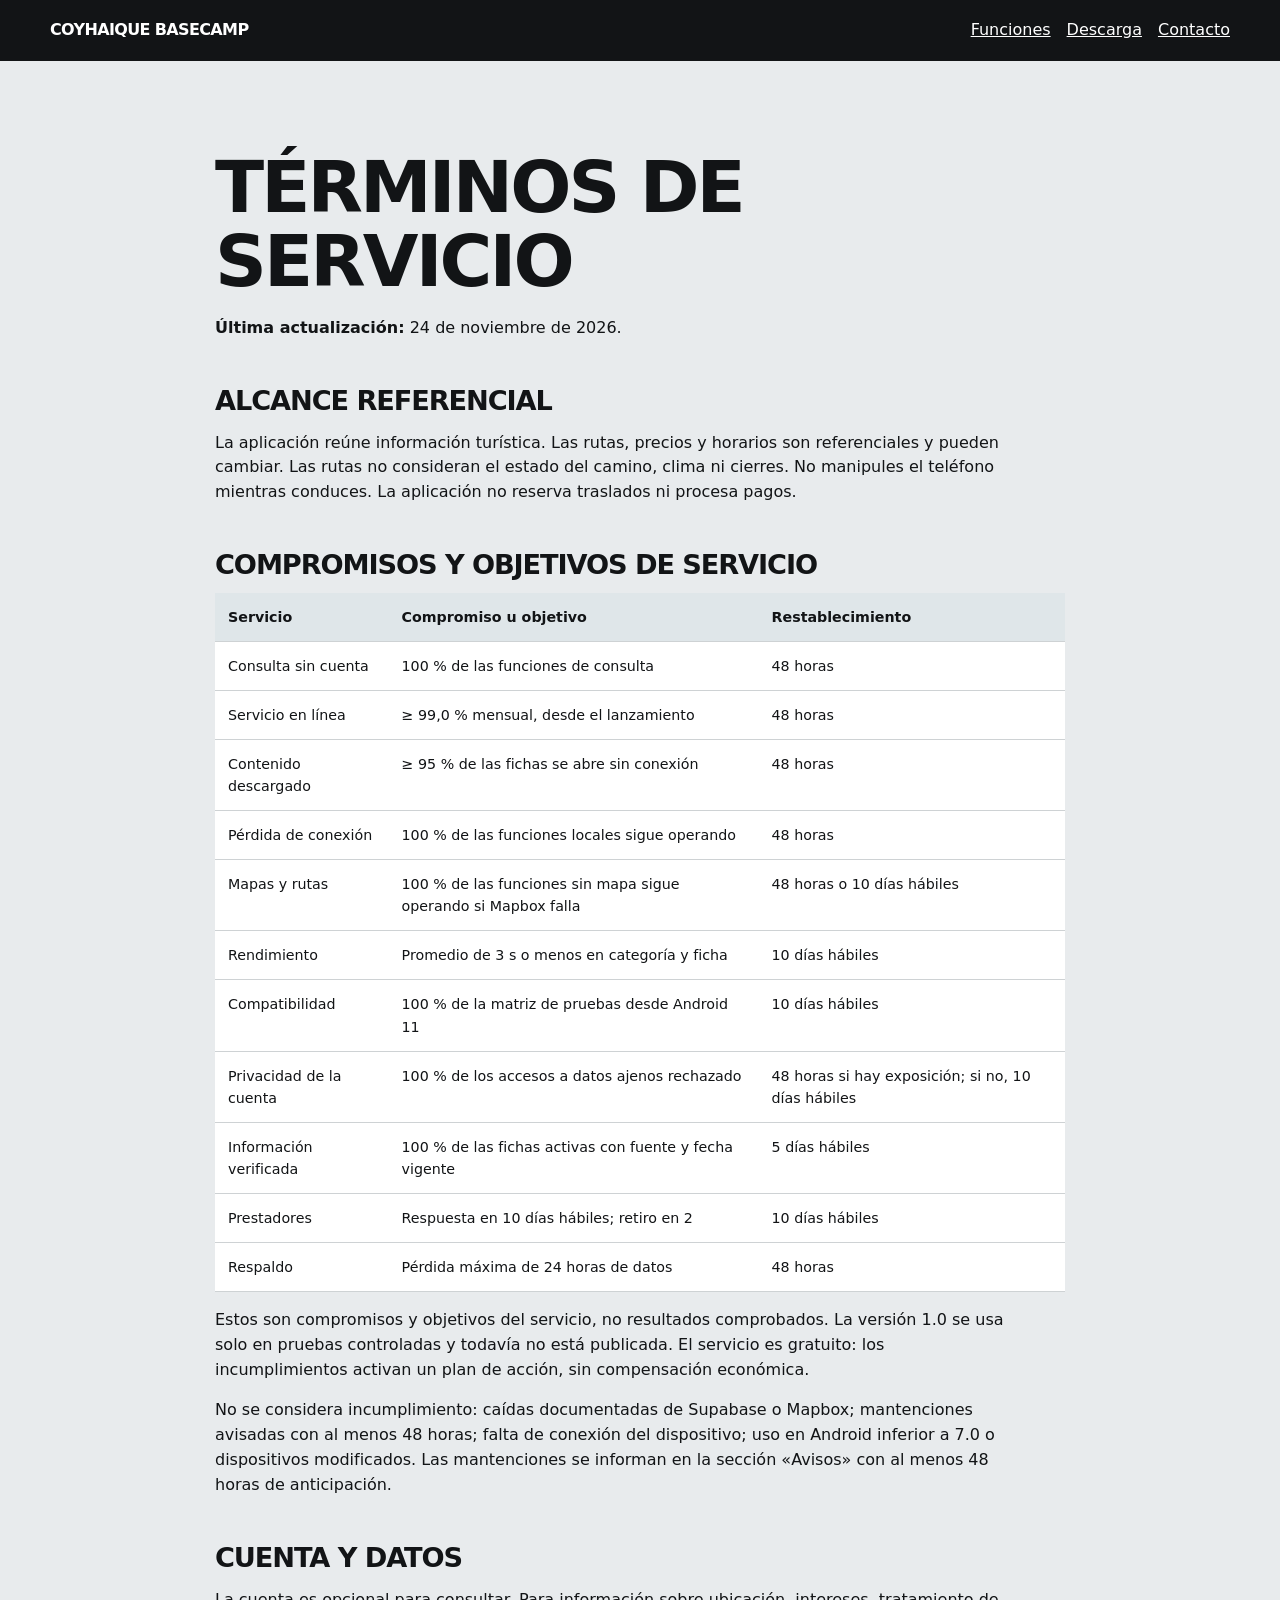
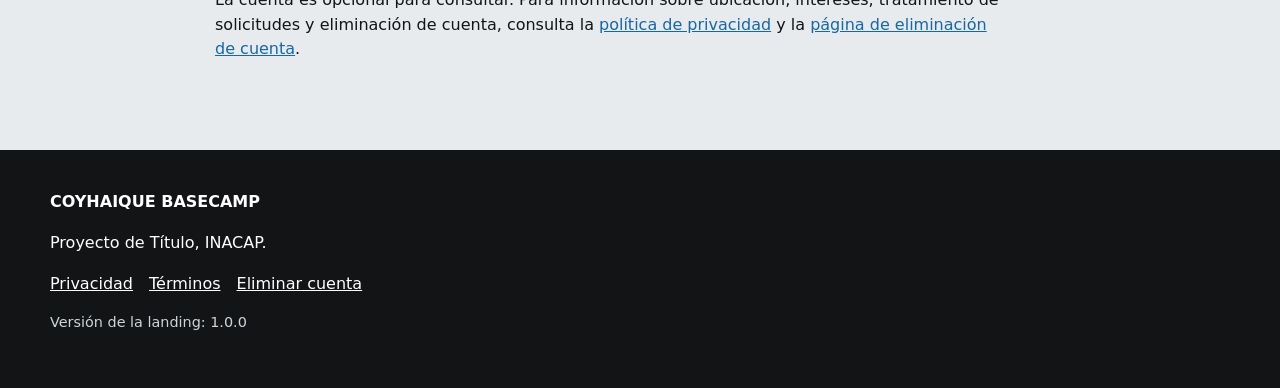
<file: terminos.html>
<!doctype html>
<html lang="es-CL">
  <head>
    <meta charset="utf-8" />
    <meta name="viewport" content="width=device-width,initial-scale=1" />
    <meta
      http-equiv="Content-Security-Policy"
      content="default-src 'self'; script-src 'self'; style-src 'self'; img-src 'self' data:; font-src 'self'; connect-src https://mijtzoqfuqqxymexewoh.supabase.co; object-src 'none'; base-uri 'self'; form-action 'self'; frame-ancestors 'none'"
    />
    <meta name="theme-color" content="#121416" />
    <meta
      name="description"
      content="Coyhaique BaseCamp: información turística de Coyhaique y su entorno, Región de Aysén."
    />
    <meta property="og:type" content="website" />
    <meta property="og:site_name" content="Coyhaique BaseCamp" />
    <meta property="og:title" content="Coyhaique BaseCamp" />
    <meta
      property="og:description"
      content="Información turística de Coyhaique y su entorno."
    />
    <meta property="og:url" content="" />
    <link rel="canonical" href="" />
    <link rel="icon" href="assets/img/favicon.svg" type="image/svg+xml" />
    <link rel="stylesheet" href="assets/css/styles.css" />
    <title>Términos | Coyhaique BaseCamp</title>
  </head>
  <body>
    <a class="skip" href="#contenido">Saltar al contenido</a>
    <header class="top">
      <div class="wrap nav">
        <a class="brand" href="index.html">COYHAIQUE BASECAMP</a>
        <nav class="nav-links" aria-label="Navegación principal">
          <a href="index.html#funciones">Funciones</a
          ><a href="index.html#descarga">Descarga</a
          ><a href="index.html#solicitud">Contacto</a>
        </nav>
      </div>
    </header>
    <main id="contenido">
      <section class="section">
        <div class="wrap legal">
          <h1>TÉRMINOS DE SERVICIO</h1>
          <p><strong>Última actualización:</strong> 24 de noviembre de 2026.</p>
          <h2>ALCANCE REFERENCIAL</h2>
          <p>
            La aplicación reúne información turística. Las rutas, precios y
            horarios son referenciales y pueden cambiar. Las rutas no consideran
            el estado del camino, clima ni cierres. No manipules el teléfono
            mientras conduces. La aplicación no reserva traslados ni procesa
            pagos.
          </p>
          <h2>COMPROMISOS Y OBJETIVOS DE SERVICIO</h2>
          <div class="table-scroll">
            <table class="levels">
              <thead>
                <tr>
                  <th>Servicio</th>
                  <th>Compromiso u objetivo</th>
                  <th>Restablecimiento</th>
                </tr>
              </thead>
              <tbody>
                <tr>
                  <td>Consulta sin cuenta</td>
                  <td>100 % de las funciones de consulta</td>
                  <td>48 horas</td>
                </tr>
                <tr>
                  <td>Servicio en línea</td>
                  <td>≥ 99,0 % mensual, desde el lanzamiento</td>
                  <td>48 horas</td>
                </tr>
                <tr>
                  <td>Contenido descargado</td>
                  <td>≥ 95 % de las fichas se abre sin conexión</td>
                  <td>48 horas</td>
                </tr>
                <tr>
                  <td>Pérdida de conexión</td>
                  <td>100 % de las funciones locales sigue operando</td>
                  <td>48 horas</td>
                </tr>
                <tr>
                  <td>Mapas y rutas</td>
                  <td>
                    100 % de las funciones sin mapa sigue operando si Mapbox
                    falla
                  </td>
                  <td>48 horas o 10 días hábiles</td>
                </tr>
                <tr>
                  <td>Rendimiento</td>
                  <td>Promedio de 3 s o menos en categoría y ficha</td>
                  <td>10 días hábiles</td>
                </tr>
                <tr>
                  <td>Compatibilidad</td>
                  <td>100 % de la matriz de pruebas desde Android 11</td>
                  <td>10 días hábiles</td>
                </tr>
                <tr>
                  <td>Privacidad de la cuenta</td>
                  <td>100 % de los accesos a datos ajenos rechazado</td>
                  <td>48 horas si hay exposición; si no, 10 días hábiles</td>
                </tr>
                <tr>
                  <td>Información verificada</td>
                  <td>
                    100 % de las fichas activas con fuente y fecha vigente
                  </td>
                  <td>5 días hábiles</td>
                </tr>
                <tr>
                  <td>Prestadores</td>
                  <td>Respuesta en 10 días hábiles; retiro en 2</td>
                  <td>10 días hábiles</td>
                </tr>
                <tr>
                  <td>Respaldo</td>
                  <td>Pérdida máxima de 24 horas de datos</td>
                  <td>48 horas</td>
                </tr>
              </tbody>
            </table>
          </div>
          <p>
            Estos son compromisos y objetivos del servicio, no resultados
            comprobados. La versión 1.0 se usa solo en pruebas controladas y
            todavía no está publicada. El servicio es gratuito: los
            incumplimientos activan un plan de acción, sin compensación
            económica.
          </p>
          <p>
            No se considera incumplimiento: caídas documentadas de Supabase o
            Mapbox; mantenciones avisadas con al menos 48 horas; falta de
            conexión del dispositivo; uso en Android inferior a 7.0 o
            dispositivos modificados. Las mantenciones se informan en la
            sección «Avisos» con al menos 48 horas de anticipación.
          </p>
          <h2>CUENTA Y DATOS</h2>
          <p>
            La cuenta es opcional para consultar. Para información sobre
            ubicación, intereses, tratamiento de solicitudes y eliminación de
            cuenta, consulta la
            <a href="privacidad.html">política de privacidad</a> y la
            <a href="eliminar-cuenta.html">página de eliminación de cuenta</a>.
          </p>
        </div>
      </section>
    </main>
    <footer class="footer">
      <div class="wrap">
        <strong>COYHAIQUE BASECAMP</strong>
        <p>Proyecto de Título, INACAP.</p>
        <div class="footlinks">
          <a href="privacidad.html">Privacidad</a
          ><a href="terminos.html">Términos</a
          ><a href="eliminar-cuenta.html">Eliminar cuenta</a>
        </div>
        <p class="small">
          Versión de la landing: <span id="landing-version">1.0.0</span>
        </p>
      </div>
    </footer>
    <script src="config.js" defer></script>
    <script src="assets/js/app.js" defer></script>
  </body>
</html>
</file>
<file: assets/css/styles.css>
:root {
  font-family:
    system-ui,
    -apple-system,
    sans-serif;
  color: #121416;
  background: #e8ebed;
  line-height: 1.55;
}
* {
  box-sizing: border-box;
}
html {
  scroll-behavior: smooth;
}
body {
  margin: 0;
}
a {
  color: #1667a3;
}
a:hover {
  text-decoration-thickness: 2px;
}
button,
input,
textarea,
select {
  font: inherit;
}
button,
a,
input,
textarea,
select {
  touch-action: manipulation;
}
a:focus-visible,
button:focus-visible,
input:focus-visible,
textarea:focus-visible,
select:focus-visible {
  outline: 3px solid #1667a3;
  outline-offset: 4px;
}
.skip {
  position: absolute;
  top: -100px;
  left: 12px;
  background: white;
  padding: 12px;
  z-index: 10;
}
.skip:focus {
  top: 12px;
}
.wrap {
  width: min(1180px, calc(100% - 36px));
  margin-inline: auto;
}
.top {
  background: #121416;
  color: white;
}
.nav {
  display: flex;
  align-items: center;
  justify-content: space-between;
  gap: 20px;
  padding-block: 18px;
  flex-wrap: wrap;
}
.nav a {
  color: white;
}
.nav-links {
  display: flex;
  gap: 16px;
  align-items: center;
  flex-wrap: wrap;
}
.brand {
  font-weight: 900;
  text-decoration: none;
  letter-spacing: -0.04em;
}
.hero {
  background-color: #121416;
  background-image:
    linear-gradient(180deg, rgba(18, 20, 22, 0) 70%, #121416 100%),
    linear-gradient(
      90deg,
      rgba(18, 20, 22, 0.96) 0%,
      rgba(18, 20, 22, 0.88) 34%,
      rgba(18, 20, 22, 0.45) 62%,
      rgba(18, 20, 22, 0.1) 100%
    ),
    url("../img/cultura_gaucho.jpg");
  background-size: cover;
  background-position: center, center, 70% center;
  background-repeat: no-repeat;
  color: white;
  padding: 70px 0 88px;
}
.hero-logo {
  display: block;
  width: clamp(180px, 32vw, 360px);
  height: auto;
  margin-bottom: 28px;
}
.eyebrow {
  text-transform: uppercase;
  font-size: 11px;
  letter-spacing: 0.14em;
  font-weight: 800;
}
.display,
h1,
h2 {
  line-height: 1.03;
  letter-spacing: -0.04em;
  text-transform: uppercase;
  font-weight: 900;
}
h1 {
  font-size: clamp(3rem, 10vw, 7.4rem);
  max-width: 1000px;
  margin: 0.24em 0;
}
h2 {
  font-size: clamp(2rem, 5vw, 4rem);
  margin: 0.2em 0 0.5em;
}
h3 {
  font-size: 1.2rem;
  line-height: 1.2;
}
p {
  max-width: 78ch;
}
.lead {
  font-size: clamp(1.1rem, 2.5vw, 1.4rem);
  max-width: 56ch;
}
.actions {
  display: flex;
  gap: 12px;
  flex-wrap: wrap;
  margin: 26px 0;
}
.btn {
  display: inline-flex;
  align-items: center;
  justify-content: center;
  min-height: 48px;
  padding: 12px 22px;
  border: 0;
  border-radius: 999px;
  background: #3fa9f5;
  color: #121416;
  font-weight: 800;
  text-decoration: none;
  cursor: pointer;
}
.btn.light {
  background: white;
}
.btn:disabled,
.btn[aria-disabled="true"] {
  background: #d3d8dc;
  color: #31393e;
  cursor: not-allowed;
}
.section {
  padding: 72px 0;
}
.section.dark {
  background: #121416;
  color: white;
}
.grid {
  display: grid;
  grid-template-columns: repeat(auto-fit, minmax(min(100%, 245px), 1fr));
  gap: 16px;
}
.card {
  background: white;
  color: #121416;
  border-radius: 20px;
  padding: 26px;
  min-width: 0;
}
.card h3 {
  margin-top: 0;
}
.dark .card {
  background: #252a2e;
  color: white;
}
.metric {
  font-size: clamp(2.3rem, 5vw, 4rem);
  font-weight: 900;
  letter-spacing: -0.04em;
  color: #3fa9f5;
}
.placeholder {
  min-height: 240px;
  border: 2px dashed #738089;
  border-radius: 24px;
  display: grid;
  place-items: center;
  padding: 24px;
  text-align: center;
}
.notice {
  background: #fff;
  color: #121416;
  padding: 20px 24px;
  border-radius: 20px;
}
.small {
  font-size: 0.9rem;
  color: #5e676d;
}
.dark .small {
  color: #cdd5db;
}
.full {
  width: 100%;
}
.form {
  max-width: 700px;
  background: white;
  border-radius: 20px;
  padding: clamp(20px, 4vw, 38px);
}
.field {
  margin-bottom: 19px;
}
.field label {
  display: block;
  font-weight: 750;
  margin-bottom: 7px;
}
.field input:not([type="checkbox"]),
.field textarea,
.field select {
  display: block;
  width: 100%;
  border: 2px solid #677178;
  border-radius: 10px;
  background: #fff;
  padding: 12px;
  min-height: 48px;
  color: #121416;
}
.field textarea {
  min-height: 150px;
  resize: vertical;
}
.error {
  color: #b3261e;
  font-weight: 650;
  min-height: 1em;
  font-size: 0.92rem;
}
.field [aria-invalid="true"] {
  border-color: #b3261e;
}
.field .hint {
  font-size: 0.85rem;
  color: #5e676d;
}
.check {
  display: flex;
  gap: 12px;
  align-items: flex-start;
}
.check input {
  width: 24px;
  height: 24px;
  min-width: 24px;
  accent-color: #1667a3;
}
.status {
  font-weight: 700;
  min-height: 1.6em;
}
.status.fail {
  color: #b3261e;
}
.status.ok {
  color: #17603c;
}
.hp {
  position: absolute;
  left: -10000px;
  width: 1px;
  height: 1px;
  overflow: hidden;
}
.table-scroll {
  overflow-x: auto;
}
.levels {
  width: 100%;
  border-collapse: collapse;
  background: white;
  color: #121416;
  font-size: 0.89rem;
}
.levels th,
.levels td {
  text-align: left;
  vertical-align: top;
  padding: 13px;
  border-bottom: 1px solid #ced2d4;
}
.levels th {
  background: #dfe6e9;
}
.footer {
  background: #121416;
  color: white;
  padding: 40px 0;
}
.footer a {
  color: white;
}
.footer .small {
  color: #cdd5db;
}
.footlinks {
  display: flex;
  flex-wrap: wrap;
  gap: 16px;
}
.logo-placeholder {
  display: inline-flex;
  width: 110px;
  height: 96px;
  justify-content: center;
  align-items: center;
  border: 1px dashed #88939a;
  font-size: 0.75rem;
  max-width: 100%;
  text-align: center;
}
.qr svg {
  max-width: 100%;
  height: auto;
  background: white;
  padding: 8px;
}
.center {
  align-items: center;
}
.legal {
  max-width: 850px;
}
.legal h1 {
  font-size: clamp(2.4rem, 7vw, 4.5rem);
}
.legal h2 {
  font-size: 1.7rem;
  margin-top: 1.7em;
}
.legal li {
  margin: 0.55em 0;
}
.pill {
  display: inline-block;
  background: #dbe6eb;
  padding: 4px 12px;
  border-radius: 12px;
  font-size: 0.85rem;
  font-weight: 750;
}
.picture-grid img {
  width: 100%;
  height: auto;
  border-radius: 24px;
  display: block;
}
.picture-grid figure {
  margin: 0;
}
.picture-grid figcaption {
  margin-top: 12px;
  font-size: 0.85rem;
  font-weight: 800;
  letter-spacing: 0.08em;
  text-transform: uppercase;
}
.muted-box {
  background: #fff;
  border-radius: 20px;
  padding: 22px;
}
.break {
  overflow-wrap: anywhere;
}
@media (max-width: 600px) {
  .section {
    padding: 54px 0;
  }
  .hero {
    padding: 54px 0;
    background-image:
      linear-gradient(
        180deg,
        rgba(18, 20, 22, 0.55) 0%,
        rgba(18, 20, 22, 0.85) 45%,
        rgba(18, 20, 22, 0.97) 100%
      ),
      url("../img/cultura_gaucho.jpg");
    background-position: center, 45% center;
  }
  .hero-logo {
    width: min(220px, 60vw);
    margin-bottom: 20px;
  }
  .wrap {
    width: min(100% - 28px, 1180px);
  }
  .levels {
    font-size: 0.78rem;
  }
  .levels th,
  .levels td {
    padding: 9px;
  }
  .nav-links {
    gap: 12px;
  }
}
@media (prefers-reduced-motion: reduce) {
  html {
    scroll-behavior: auto;
  }
  *,
  *:before,
  *:after {
    animation: none !important;
    transition: none !important;
  }
}
</file>
